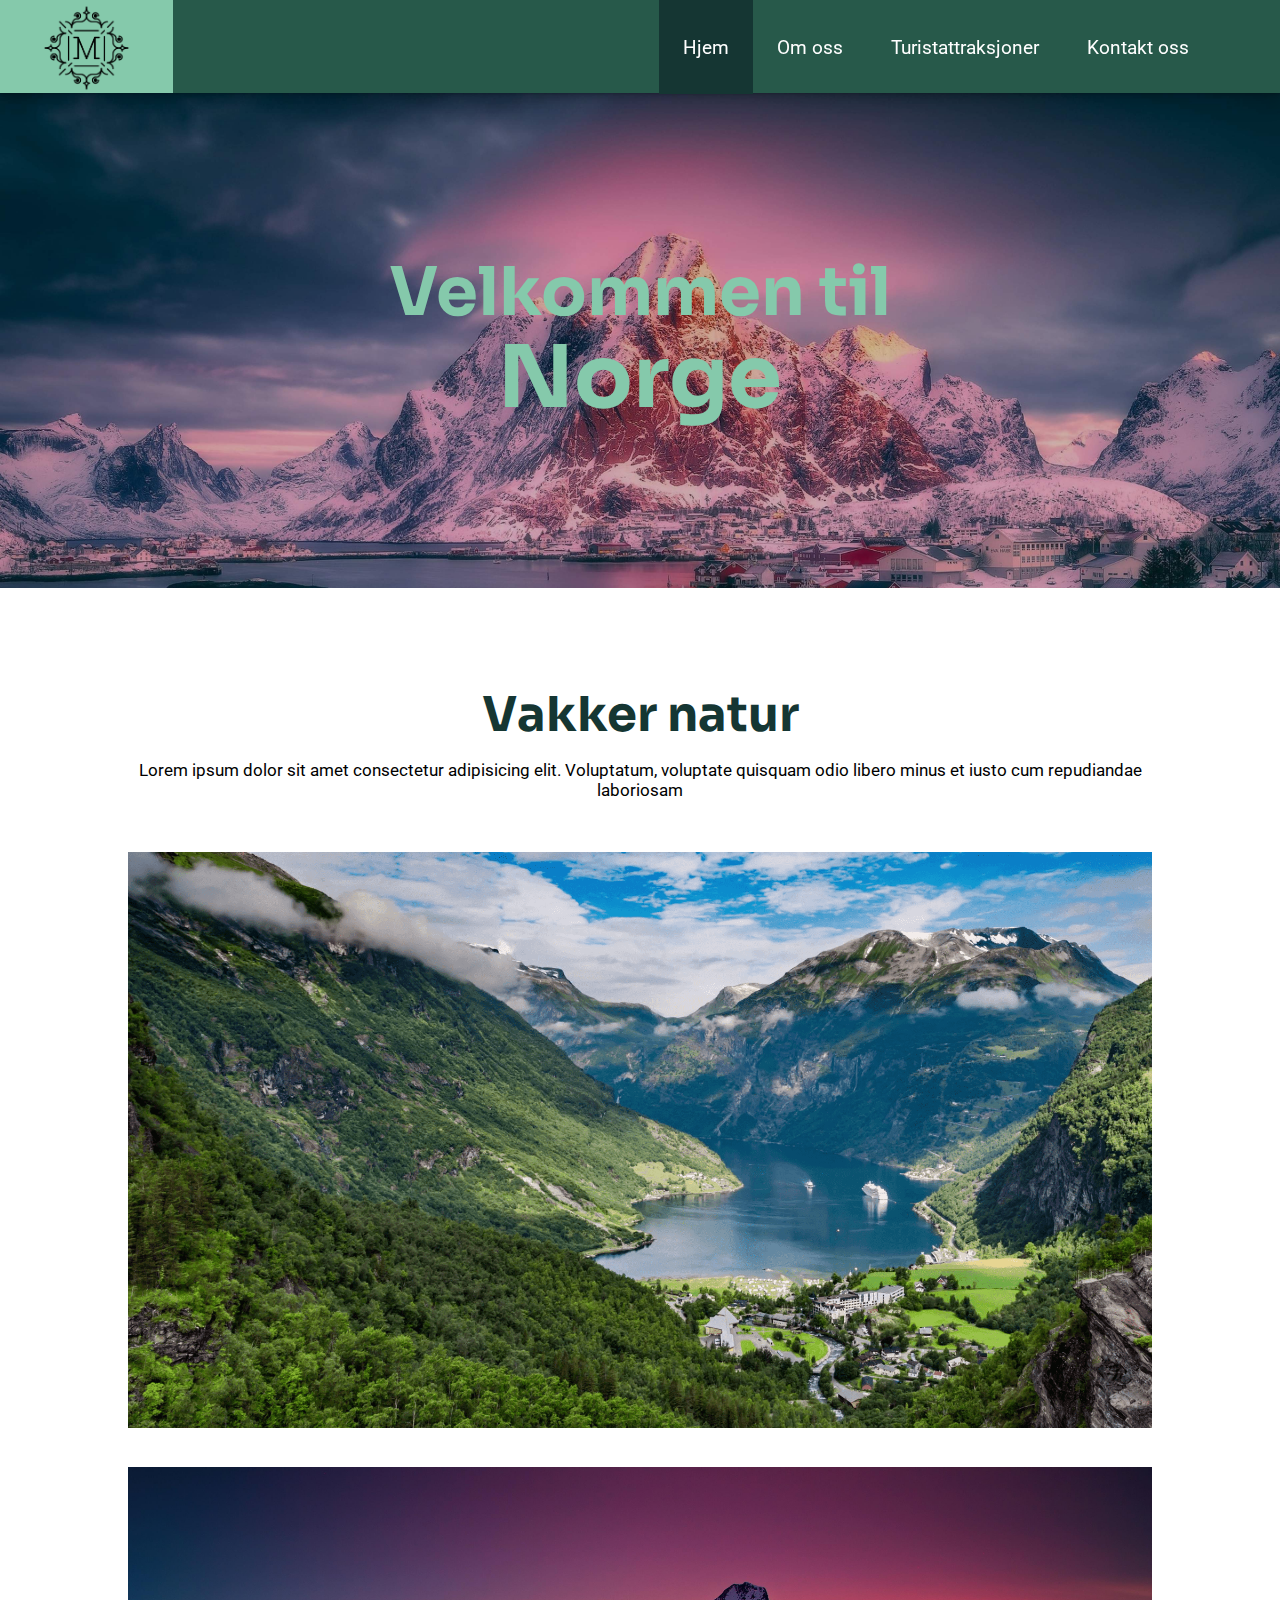
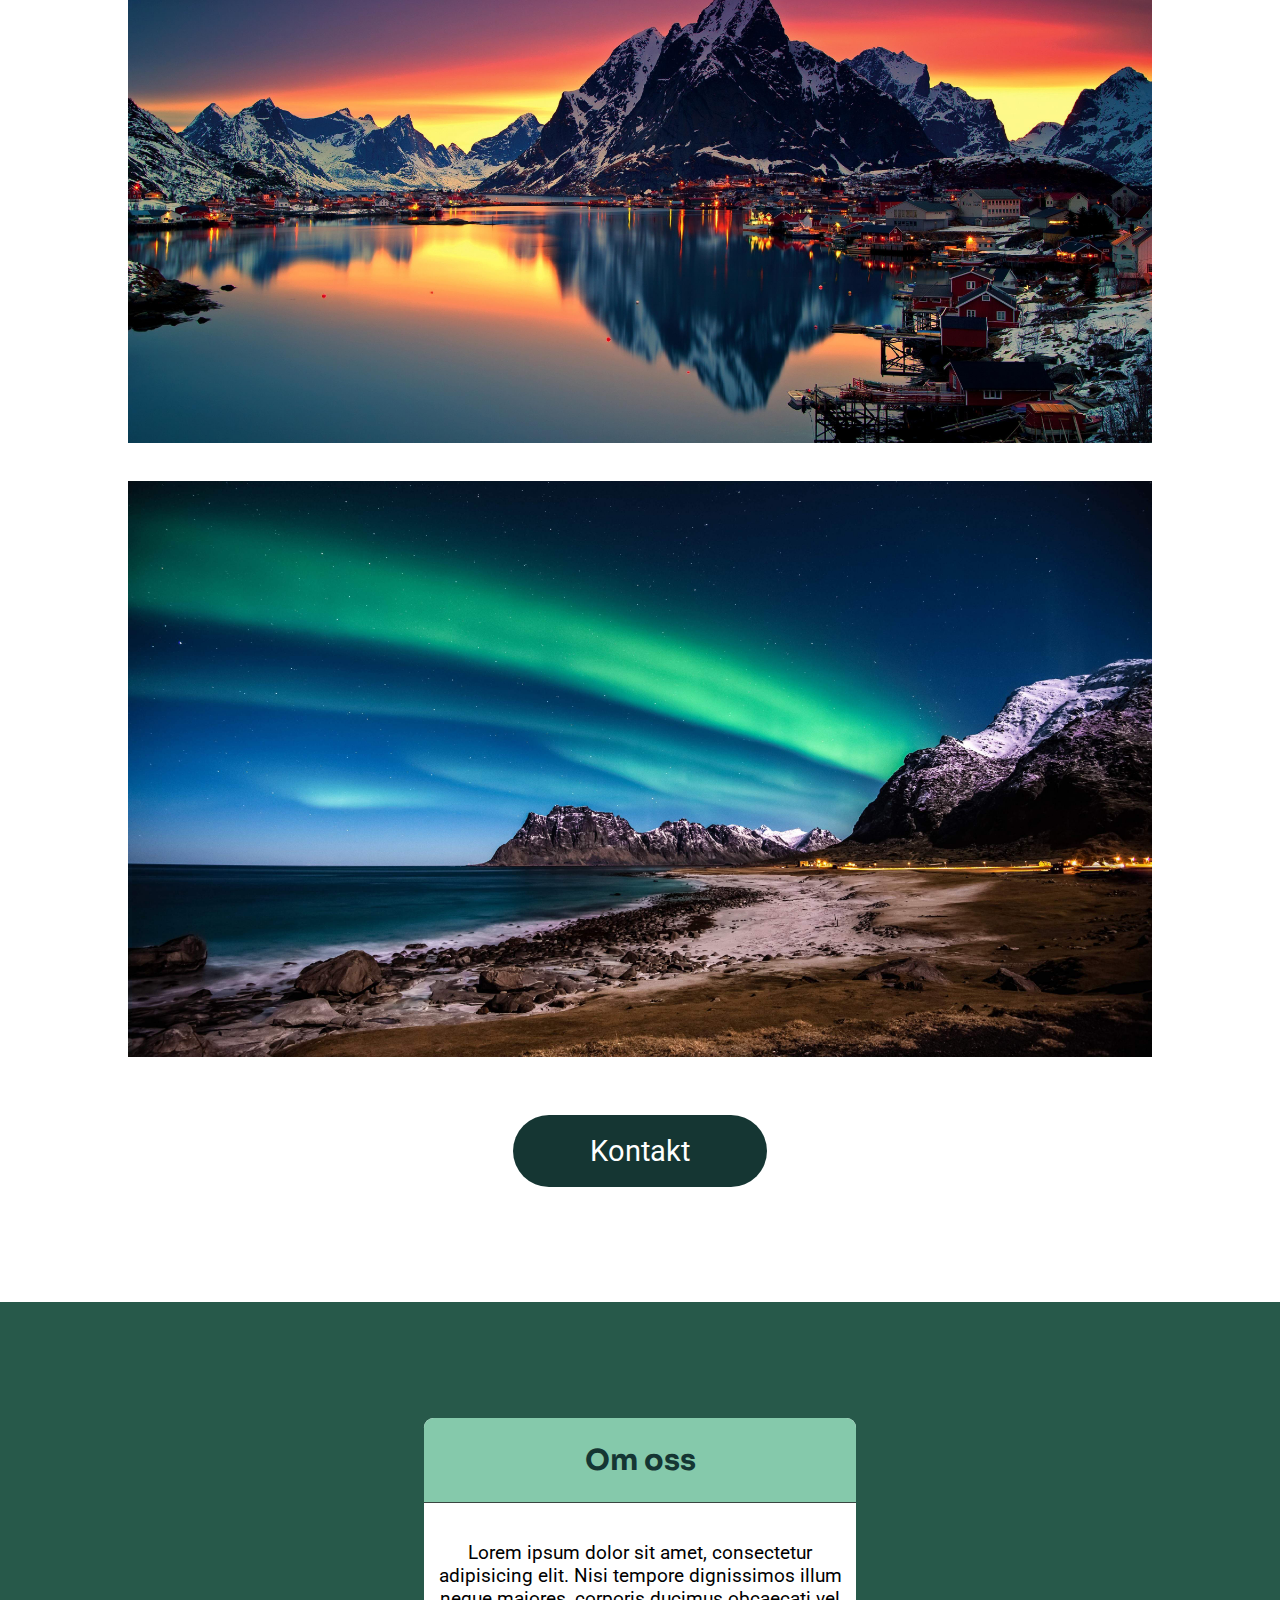
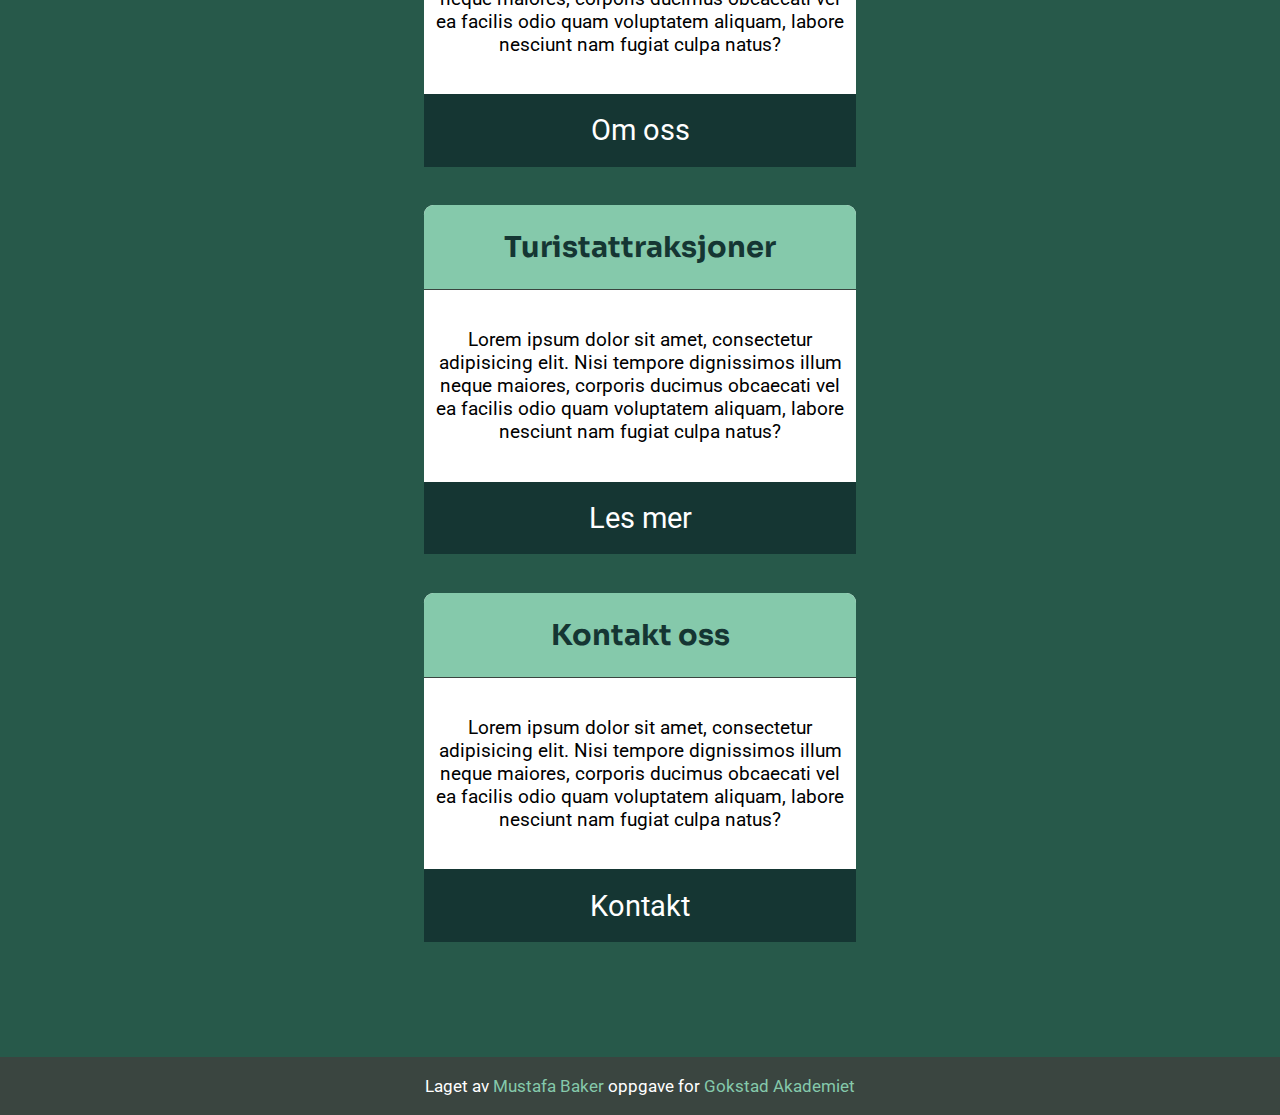
<file: index.html>
<!DOCTYPE html>
<html lang="en">
  <head>
    <meta charset="UTF-8" />
    <meta name="author" content="Mustafa Baker" />
    <meta name="description" content="Tourism atracions in Norway" />
    <meta name="viewport" content="width=device-width, initial-scale=1.0" />
    <link rel="stylesheet" href="main.css" />
    <title>Mindful Tourism AS home page</title>
  </head>
  <body>
    <header>
      <div class="header-wrapper">
        <div class="header-logo__wrapper">
          <a href="/index.html">
            <img
              src="images\tourism-logo.png"
              alt="Mindful Tourism AS logo"
              class="logo"
            />
          </a>
        </div>
        <div class="header-nav__wrapper">
          <a href="#" class="header-menu__hamburger">
            <span class="bar"></span>
            <span class="bar"></span>
            <span class="bar"></span>
          </a>
          <nav>
            <ul class="header-menu">
              <li><a class="current" href="/">Hjem</a></li>
              <li><a href="/omOss.html">Om oss</a></li>
              <li><a href="/turistattraksjoner.html">Turistattraksjoner</a></li>
              <li><a href="/kontakt.html">Kontakt oss</a></li>
            </ul>
          </nav>
        </div>
      </div>
    </header>

    <section>
      <div class="hero">
        <ul class="mobile-menu">
          <li><a class="current-mobile" href="/">Hjem</a></li>
          <li><a href="/omOss.html">Om oss</a></li>
          <li><a href="/turistattraksjoner.html">Turistattraksjoner</a></li>
          <li><a href="/kontakt.html">Kontakt oss</a></li>
        </ul>
        <h1 class="hero-heading">Velkommen til</h1>
        <h1 class="hero-heading__bold">Norge</h1>
      </div>
    </section>

    <main>
      <div class="content-wrapper">
        <h2 class="section-heading">Vakker natur</h2>
        <p class="main-paragraph">
          Lorem ipsum dolor sit amet consectetur adipisicing elit. Voluptatum,
          voluptate quisquam odio libero minus et iusto cum repudiandae
          laboriosam
        </p>
      </div>
      <div class="image-container">
        <img
          class="main-image"
          src="images/norge-fjell-grønt.png"
          alt="Green Norwegian mountain and lake"
        />
        <img
          class="main-image main-image__middle"
          src="images/norge-fjell-sjø.jpg"
          alt="Norwegian mountain and lake at sunset"
        />
        <img
          class="main-image"
          src="images/norge-nordlys.jpg"
          alt="Norwegian mountain and beach with northern lights"
        />
      </div>
      <div class="button-wrapper">
        <a href="/kontakt.html" type="button" class="button">Kontakt</a>
      </div>
      <div class="main-about">
        <div class="card">
          <h3 class="card-heading">Om oss</h3>
          <p class="card-paragraph">
            Lorem ipsum dolor sit amet, consectetur adipisicing elit. Nisi
            tempore dignissimos illum neque maiores, corporis ducimus obcaecati
            vel ea facilis odio quam voluptatem aliquam, labore nesciunt nam
            fugiat culpa natus?
          </p>
          <a href="/omOss.html" type="button" class="button button-card"
            >Om oss</a
          >
        </div>
        <div class="card card-middle">
          <h3 class="card-heading">Turistattraksjoner</h3>
          <p class="card-paragraph">
            Lorem ipsum dolor sit amet, consectetur adipisicing elit. Nisi
            tempore dignissimos illum neque maiores, corporis ducimus obcaecati
            vel ea facilis odio quam voluptatem aliquam, labore nesciunt nam
            fugiat culpa natus?
          </p>
          <a
            href="/Turistattraksjoner.html"
            type="button"
            class="button button-card"
          >
            Les mer
          </a>
        </div>
        <div class="card">
          <h3 class="card-heading">Kontakt oss</h3>
          <p class="card-paragraph">
            Lorem ipsum dolor sit amet, consectetur adipisicing elit. Nisi
            tempore dignissimos illum neque maiores, corporis ducimus obcaecati
            vel ea facilis odio quam voluptatem aliquam, labore nesciunt nam
            fugiat culpa natus?
          </p>
          <a href="/kontakt.html" type="button" class="button button-card"
            >Kontakt</a
          >
        </div>
      </div>
    </main>

    <footer>
      <div class="footer-container">
        <p class="footer-paragraph">
          Laget av
          <a
            href="https://github.com/mobak88/"
            target="blank"
            class="footer-link"
          >
            Mustafa Baker
          </a>
          oppgave for
          <a
            href="https://www.gokstadakademiet.no/"
            target="blank"
            class="footer-link"
            >Gokstad Akademiet</a
          >
        </p>
      </div>
    </footer>
    <script src="script.js"></script>
  </body>
</html>
</file>
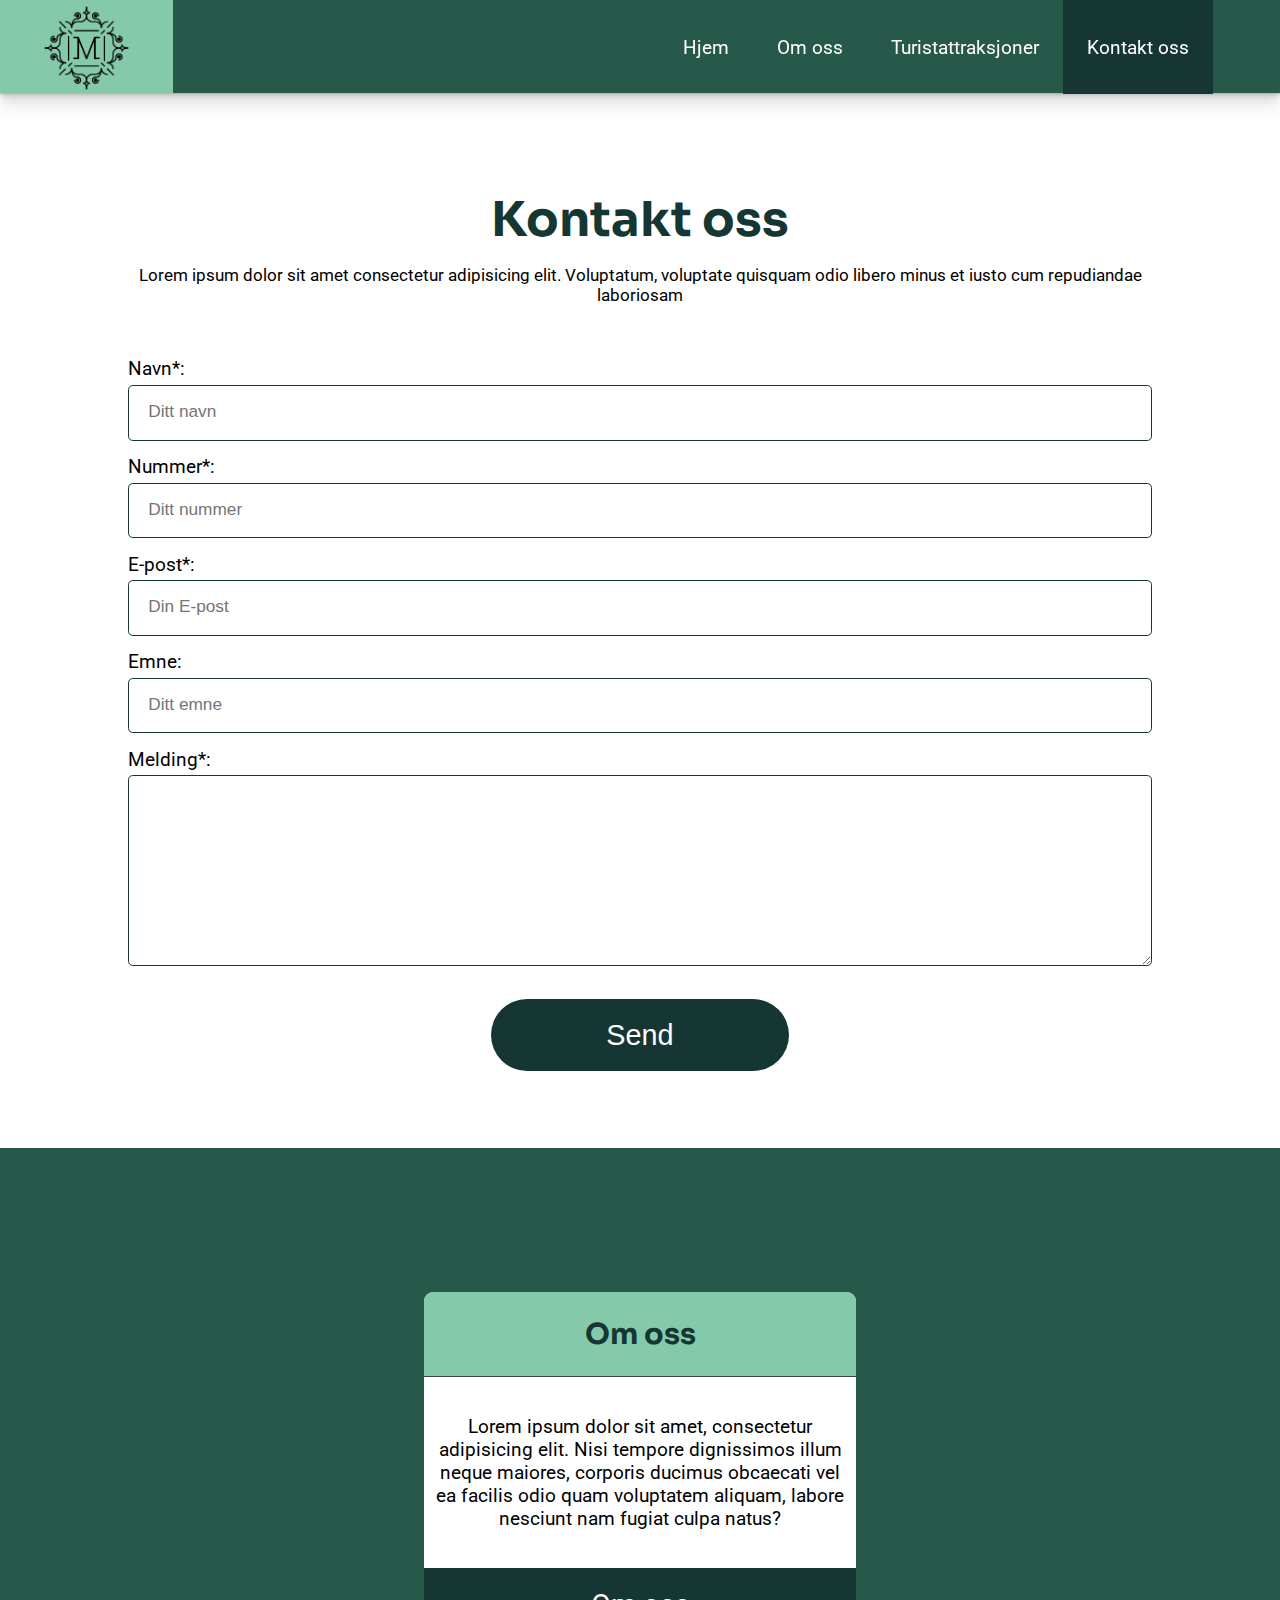
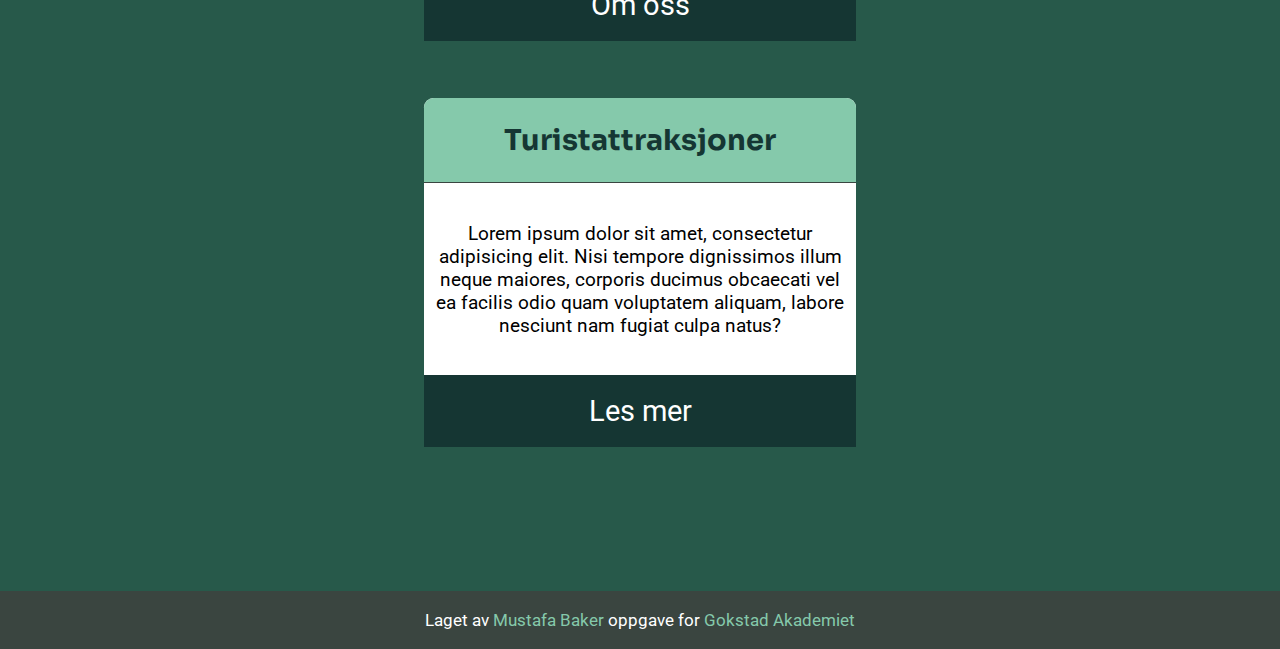
<file: kontakt.html>
<!DOCTYPE html>
<html lang="en">
  <head>
    <meta charset="UTF-8" />
    <meta name="description" content="Tourism atracions in Norway" />
    <meta name="viewport" content="width=device-width, initial-scale=1.0" />
    <link rel="stylesheet" href="main.css" />
    <title>Mindful Tourism AS Contact page</title>
  </head>
  <body>
    <header>
      <div class="header-wrapper">
        <div class="header-logo__wrapper">
          <a href="/index.html">
            <img
              src="images\tourism-logo.png"
              alt="Mindful Tourism AS logo"
              class="logo"
            />
          </a>
        </div>
        <div class="header-nav__wrapper">
          <a href="#" class="header-menu__hamburger">
            <span class="bar"></span>
            <span class="bar"></span>
            <span class="bar"></span>
          </a>
          <nav>
            <ul class="header-menu">
              <li><a href="/">Hjem</a></li>
              <li><a href="/omOss.html">Om oss</a></li>
              <li><a href="/turistattraksjoner.html">Turistattraksjoner</a></li>
              <li><a class="current" href="/kontakt.html">Kontakt oss</a></li>
            </ul>
          </nav>
        </div>
      </div>
    </header>

    <ul class="mobile-menu">
      <li><a href="/">Hjem</a></li>
      <li><a href="/omOss.html">Om oss</a></li>
      <li><a href="/turistattraksjoner.html">Turistattraksjoner</a></li>
      <li><a class="current-mobile" href="/kontakt.html">Kontakt oss</a></li>
    </ul>

    <main>
      <div class="content-wrapper">
        <h2 class="section-heading">Kontakt oss</h2>
        <p class="main-paragraph">
          Lorem ipsum dolor sit amet consectetur adipisicing elit. Voluptatum,
          voluptate quisquam odio libero minus et iusto cum repudiandae
          laboriosam
        </p>
      </div>
      <div class="contact-container">
        <form action="submit" id="form" class="contact-form">
          <label for="Navn">Navn*:</label>
          <input placeholder="Ditt navn" type="text" name="Navn" required />
          <label for="Nummer">Nummer*:</label>
          <input placeholder="Ditt nummer" type="tel" name="Nummer" required />
          <label for="E-post">E-post*:</label>
          <input placeholder="Din E-post" type="email" name="E-post" required />
          <label for="Emne">Emne:</label>
          <input placeholder="Ditt emne" type="text" name="Emne" />
          <label for="Melding">Melding*:</label>
          <textarea
            name="Melding"
            cols="30"
            rows="10"
            name="Melding"
            required
          ></textarea>
          <div class="contact-button__wrapper">
            <button type="submit" class="button button-contact">Send</button>
          </div>
        </form>
      </div>
      <div class="main-about">
        <div class="card card-two card-two__left">
          <h3 class="card-heading">Om oss</h3>
          <p class="card-paragraph">
            Lorem ipsum dolor sit amet, consectetur adipisicing elit. Nisi
            tempore dignissimos illum neque maiores, corporis ducimus obcaecati
            vel ea facilis odio quam voluptatem aliquam, labore nesciunt nam
            fugiat culpa natus?
          </p>
          <a href="/omOss.html" type="button" class="button button-card"
            >Om oss</a
          >
        </div>
        <div class="card card-two card-two__right">
          <h3 class="card-heading">Turistattraksjoner</h3>
          <p class="card-paragraph">
            Lorem ipsum dolor sit amet, consectetur adipisicing elit. Nisi
            tempore dignissimos illum neque maiores, corporis ducimus obcaecati
            vel ea facilis odio quam voluptatem aliquam, labore nesciunt nam
            fugiat culpa natus?
          </p>
          <a
            href="/Turistattraksjoner.html"
            type="button"
            class="button button-card"
          >
            Les mer
          </a>
        </div>
      </div>
    </main>

    <footer>
      <div class="footer-container">
        <p class="footer-paragraph">
          Laget av
          <a
            href="https://github.com/mobak88/"
            target="blank"
            class="footer-link"
          >
            Mustafa Baker
          </a>
          oppgave for
          <a
            href="https://www.gokstadakademiet.no/"
            target="blank"
            class="footer-link"
            >Gokstad Akademiet</a
          >
        </p>
      </div>
    </footer>
    <script src="script.js"></script>
    <script src="conatct.js"></script>
  </body>
</html>
</file>
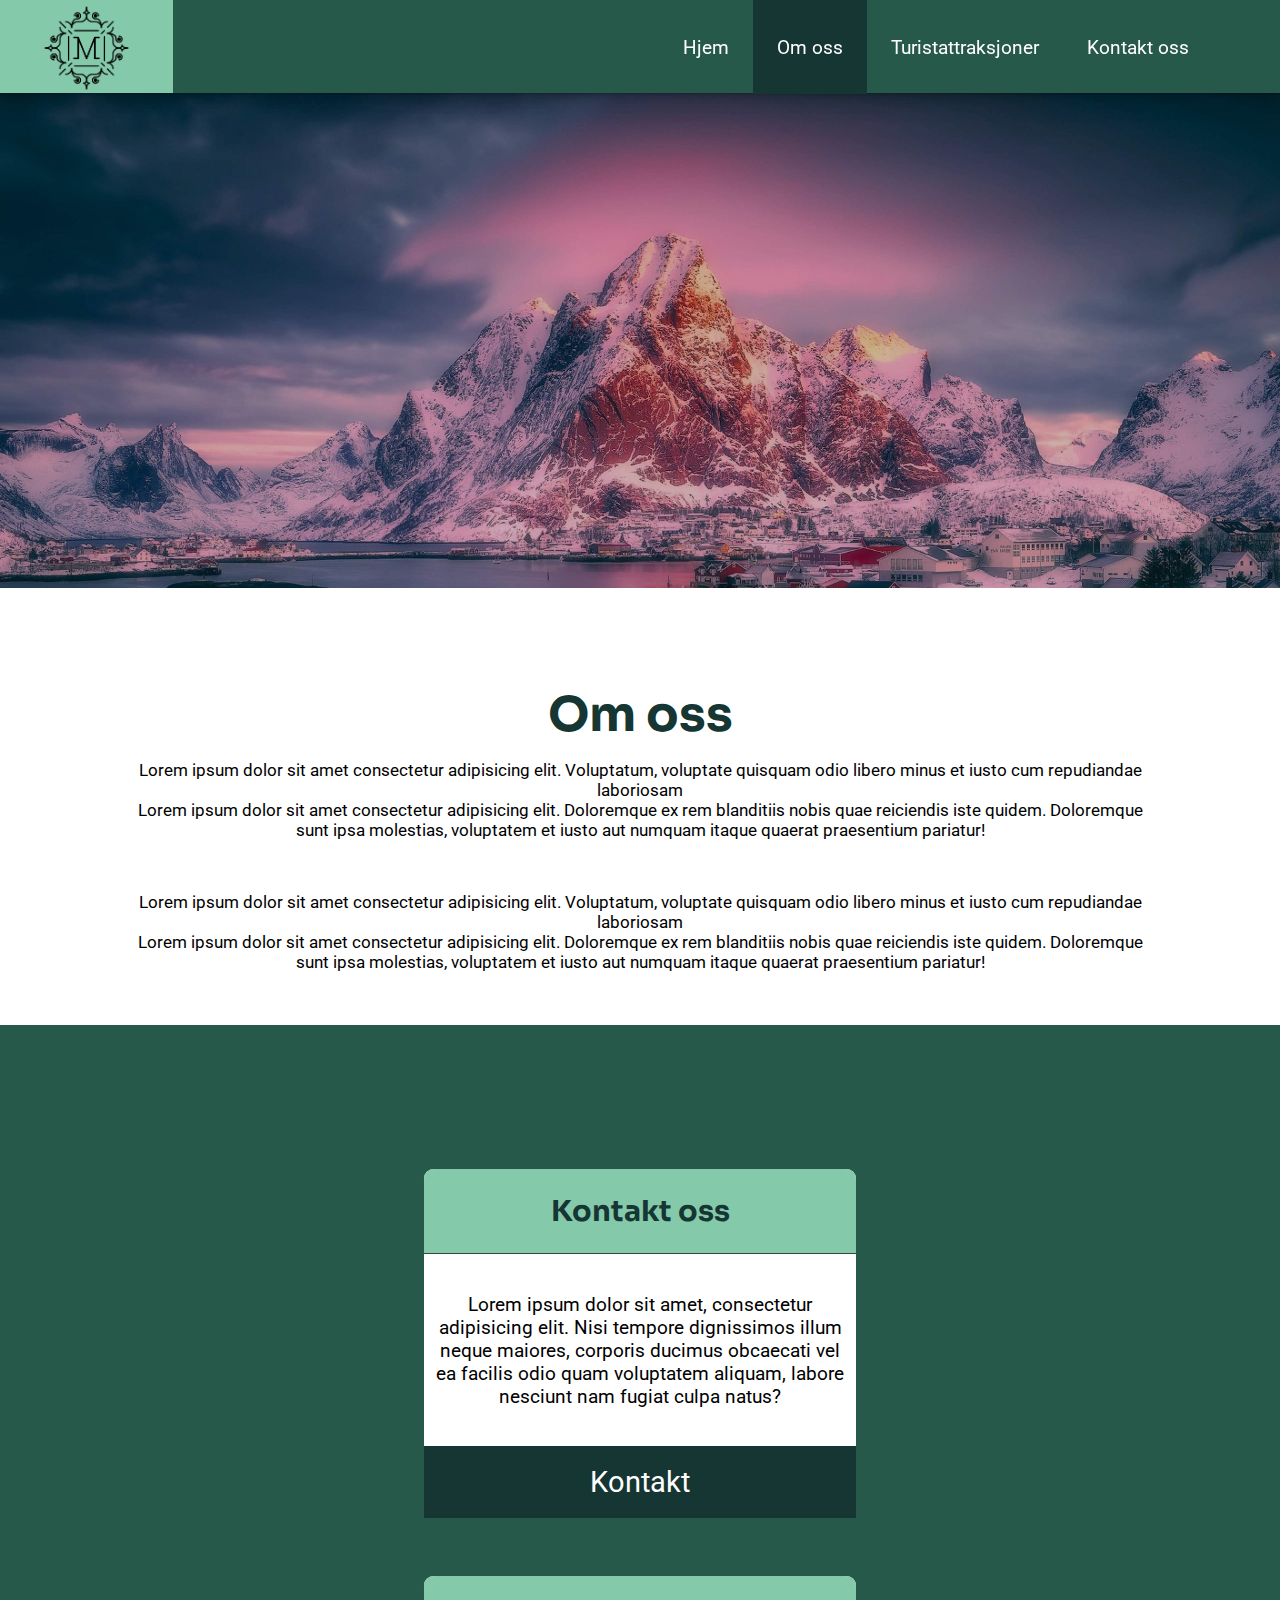
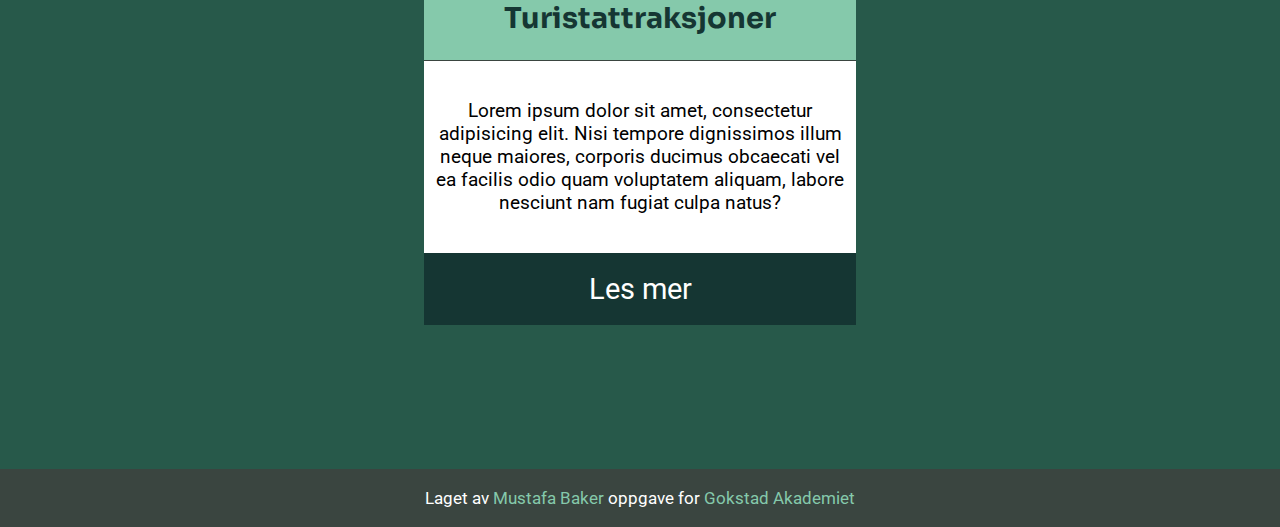
<file: omOss.html>
<!DOCTYPE html>
<html lang="en">
  <head>
    <meta charset="UTF-8" />
    <meta name="description" content="Tourism atracions in Norway" />
    <meta name="viewport" content="width=device-width, initial-scale=1.0" />
    <link rel="stylesheet" href="main.css" />
    <title>Mindful Tourism AS about page</title>
  </head>
  <body>
    <header>
      <div class="header-wrapper">
        <div class="header-logo__wrapper">
          <a href="/index.html">
            <img
              src="images\tourism-logo.png"
              alt="Mindful Tourism AS logo"
              class="logo"
            />
          </a>
        </div>
        <div class="header-nav__wrapper">
          <a href="#" class="header-menu__hamburger">
            <span class="bar"></span>
            <span class="bar"></span>
            <span class="bar"></span>
          </a>
          <nav>
            <ul class="header-menu">
              <li><a href="/">Hjem</a></li>
              <li><a class="current" href="/omOss.html">Om oss</a></li>
              <li><a href="/turistattraksjoner.html">Turistattraksjoner</a></li>
              <li><a href="/kontakt.html">Kontakt oss</a></li>
            </ul>
          </nav>
        </div>
      </div>
    </header>

    <section>
      <div class="hero">
        <ul class="mobile-menu">
          <li><a href="/">Hjem</a></li>
          <li><a class="current-mobile" href="/omOss.html">Om oss</a></li>
          <li><a href="/turistattraksjoner.html">Turistattraksjoner</a></li>
          <li><a href="/kontakt.html">Kontakt oss</a></li>
        </ul>
      </div>
    </section>

    <main>
      <div class="content-wrapper">
        <h2 class="section-heading">Om oss</h2>
        <p class="main-paragraph">
          Lorem ipsum dolor sit amet consectetur adipisicing elit. Voluptatum,
          voluptate quisquam odio libero minus et iusto cum repudiandae
          laboriosam <br />
          Lorem ipsum dolor sit amet consectetur adipisicing elit. Doloremque ex
          rem blanditiis nobis quae reiciendis iste quidem. Doloremque sunt ipsa
          molestias, voluptatem et iusto aut numquam itaque quaerat praesentium
          pariatur!
        </p>
        <p class="main-paragraph">
          Lorem ipsum dolor sit amet consectetur adipisicing elit. Voluptatum,
          voluptate quisquam odio libero minus et iusto cum repudiandae
          laboriosam <br />
          Lorem ipsum dolor sit amet consectetur adipisicing elit. Doloremque ex
          rem blanditiis nobis quae reiciendis iste quidem. Doloremque sunt ipsa
          molestias, voluptatem et iusto aut numquam itaque quaerat praesentium
          pariatur!
        </p>
      </div>
      <div class="main-about">
        <div class="card card-two card-two__left">
          <h3 class="card-heading">Kontakt oss</h3>
          <p class="card-paragraph">
            Lorem ipsum dolor sit amet, consectetur adipisicing elit. Nisi
            tempore dignissimos illum neque maiores, corporis ducimus obcaecati
            vel ea facilis odio quam voluptatem aliquam, labore nesciunt nam
            fugiat culpa natus?
          </p>
          <a href="/kontakt.html" type="button" class="button button-card"
            >Kontakt</a
          >
        </div>
        <div class="card card-two card-two__right">
          <h3 class="card-heading">Turistattraksjoner</h3>
          <p class="card-paragraph">
            Lorem ipsum dolor sit amet, consectetur adipisicing elit. Nisi
            tempore dignissimos illum neque maiores, corporis ducimus obcaecati
            vel ea facilis odio quam voluptatem aliquam, labore nesciunt nam
            fugiat culpa natus?
          </p>
          <a
            href="/Turistattraksjoner.html"
            type="button"
            class="button button-card"
          >
            Les mer
          </a>
        </div>
      </div>
    </main>

    <footer>
      <div class="footer-container">
        <p class="footer-paragraph">
          Laget av
          <a
            href="https://github.com/mobak88/"
            target="blank"
            class="footer-link"
          >
            Mustafa Baker
          </a>
          oppgave for
          <a
            href="https://www.gokstadakademiet.no/"
            target="blank"
            class="footer-link"
            >Gokstad Akademiet</a
          >
        </p>
      </div>
    </footer>
    <script src="script.js"></script>
  </body>
</html>
</file>
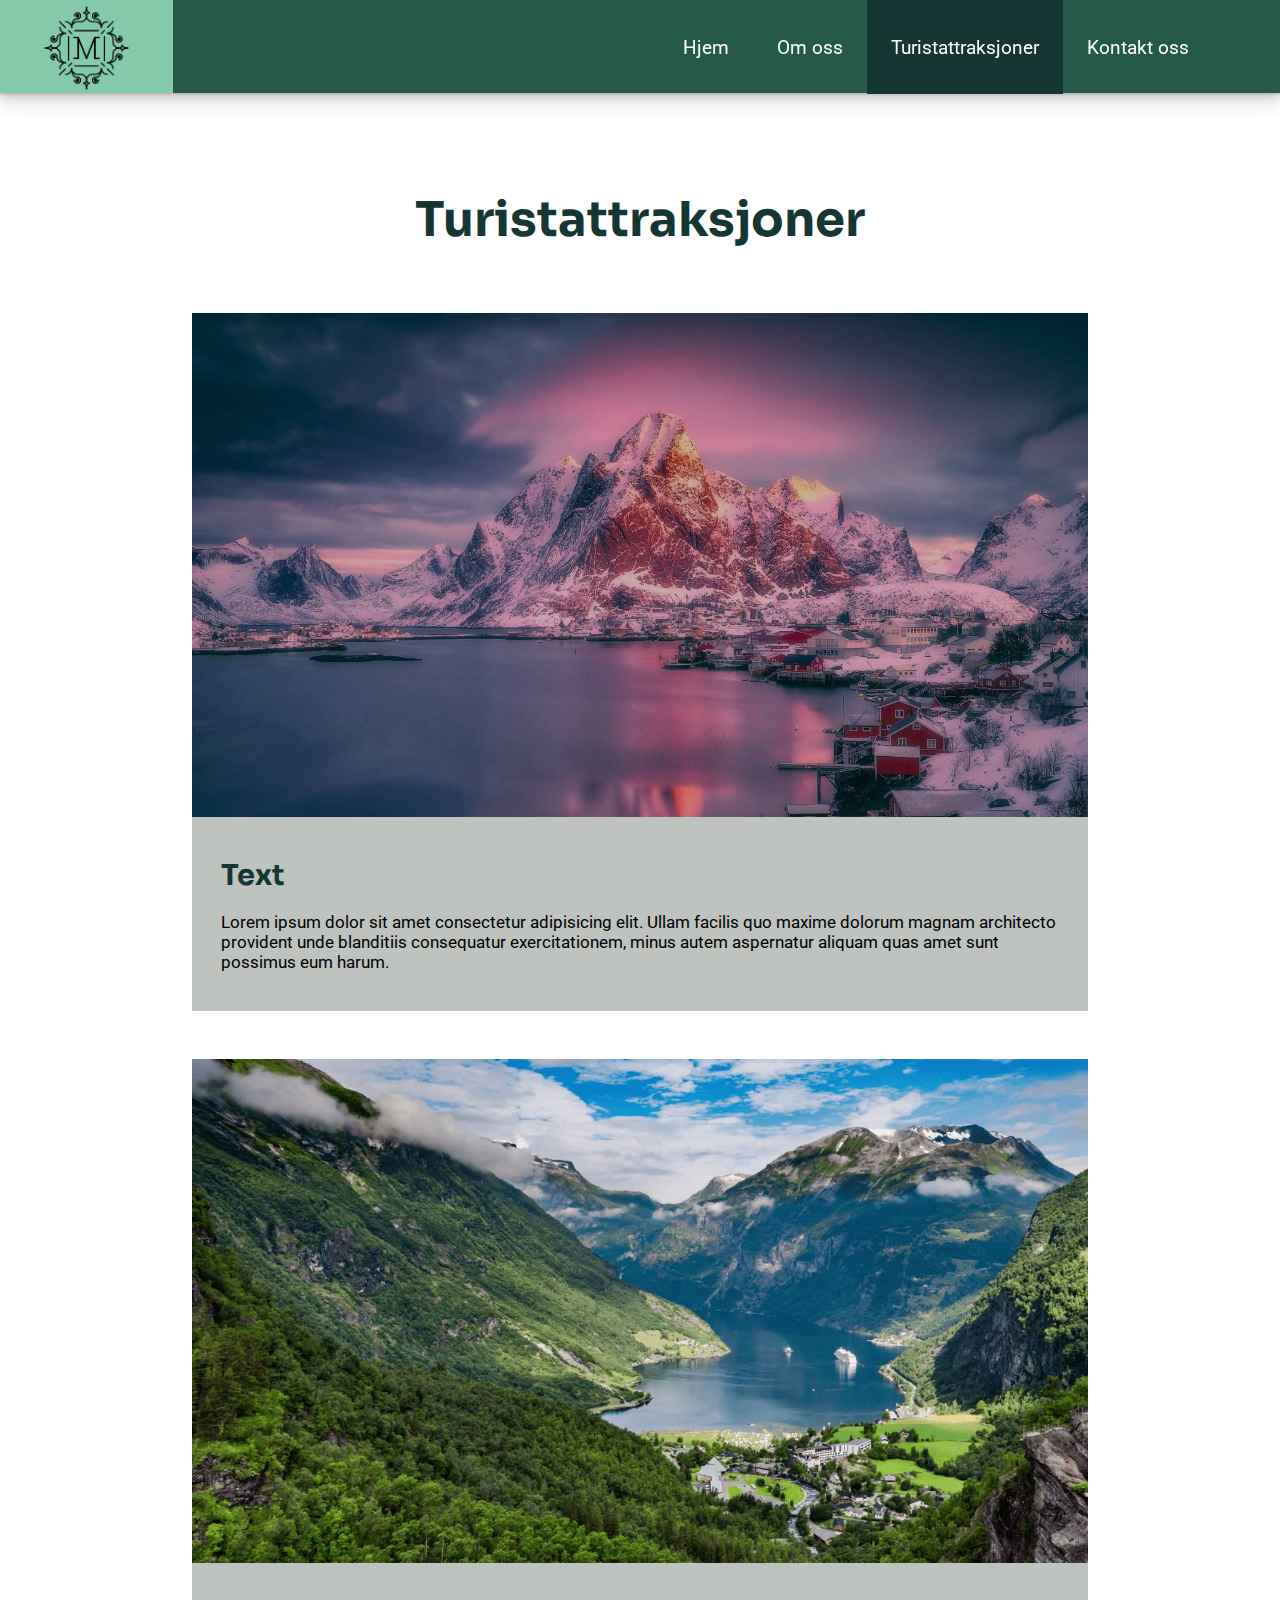
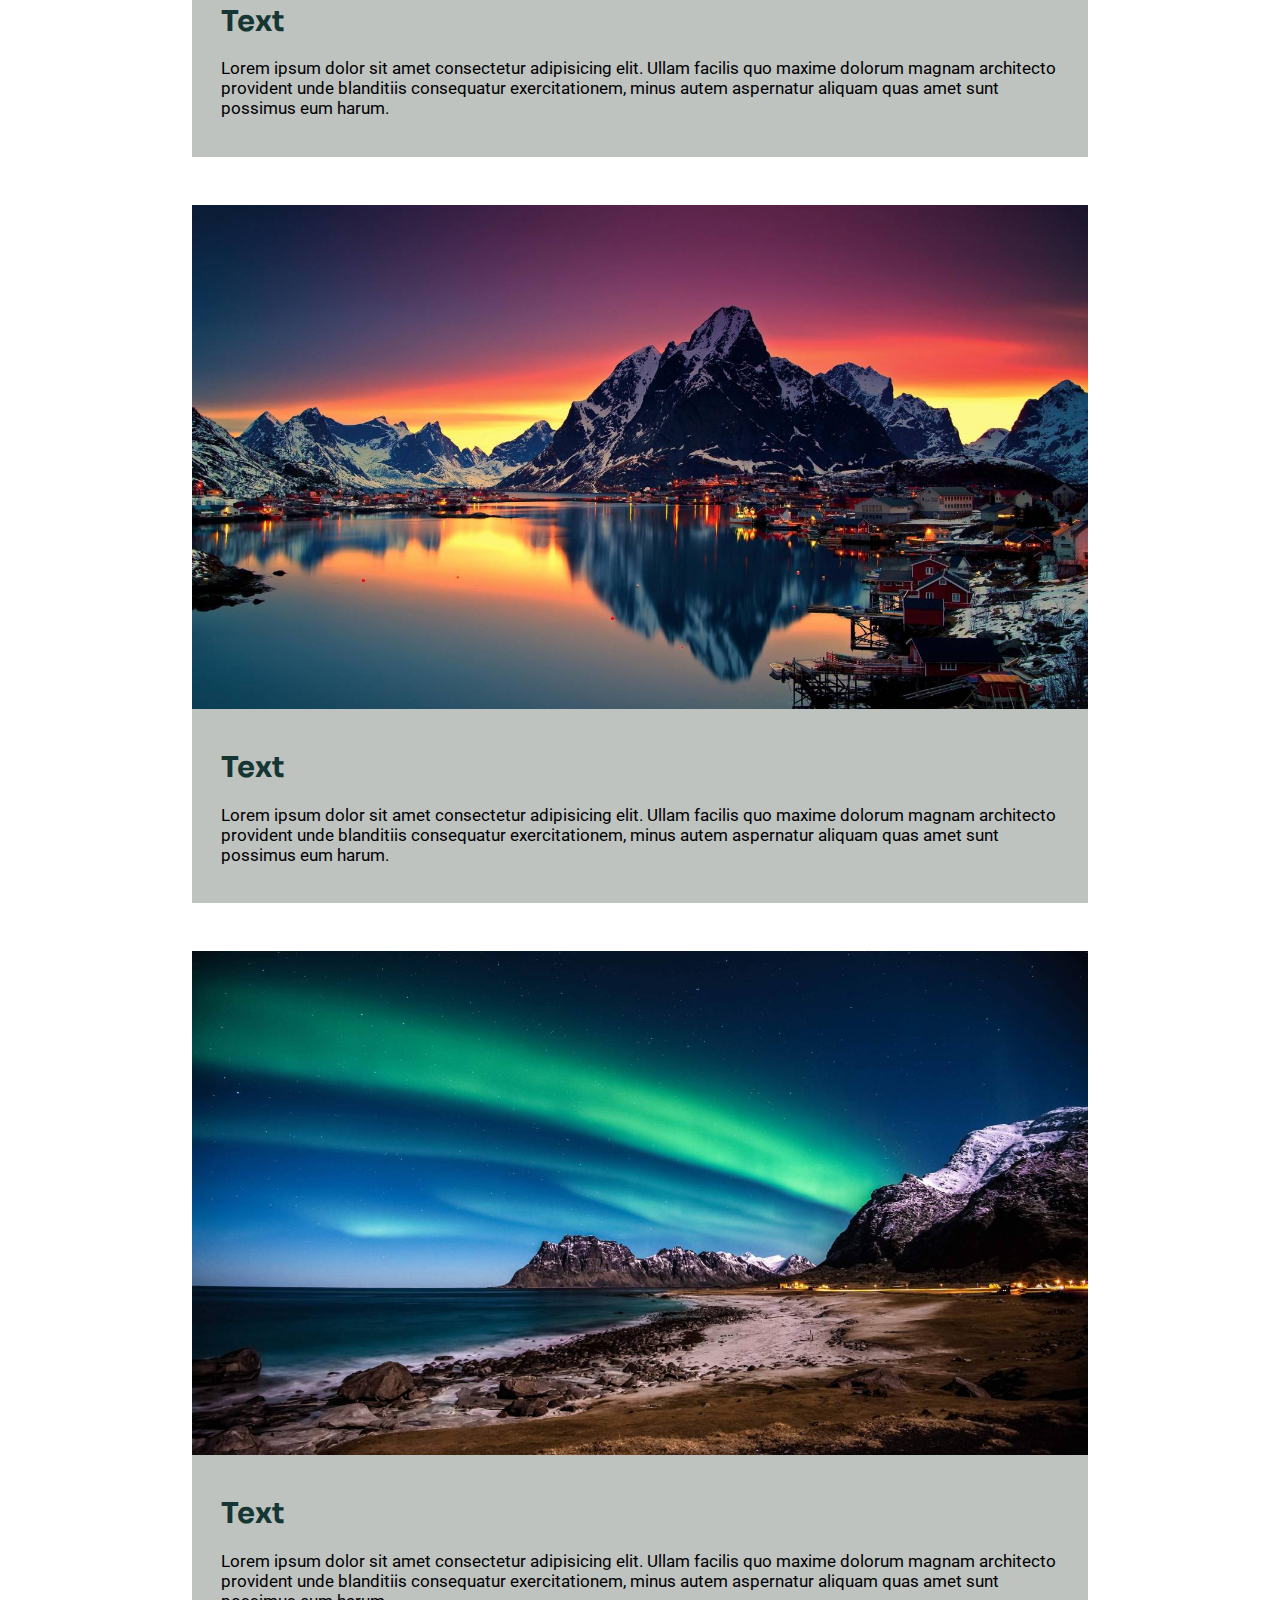
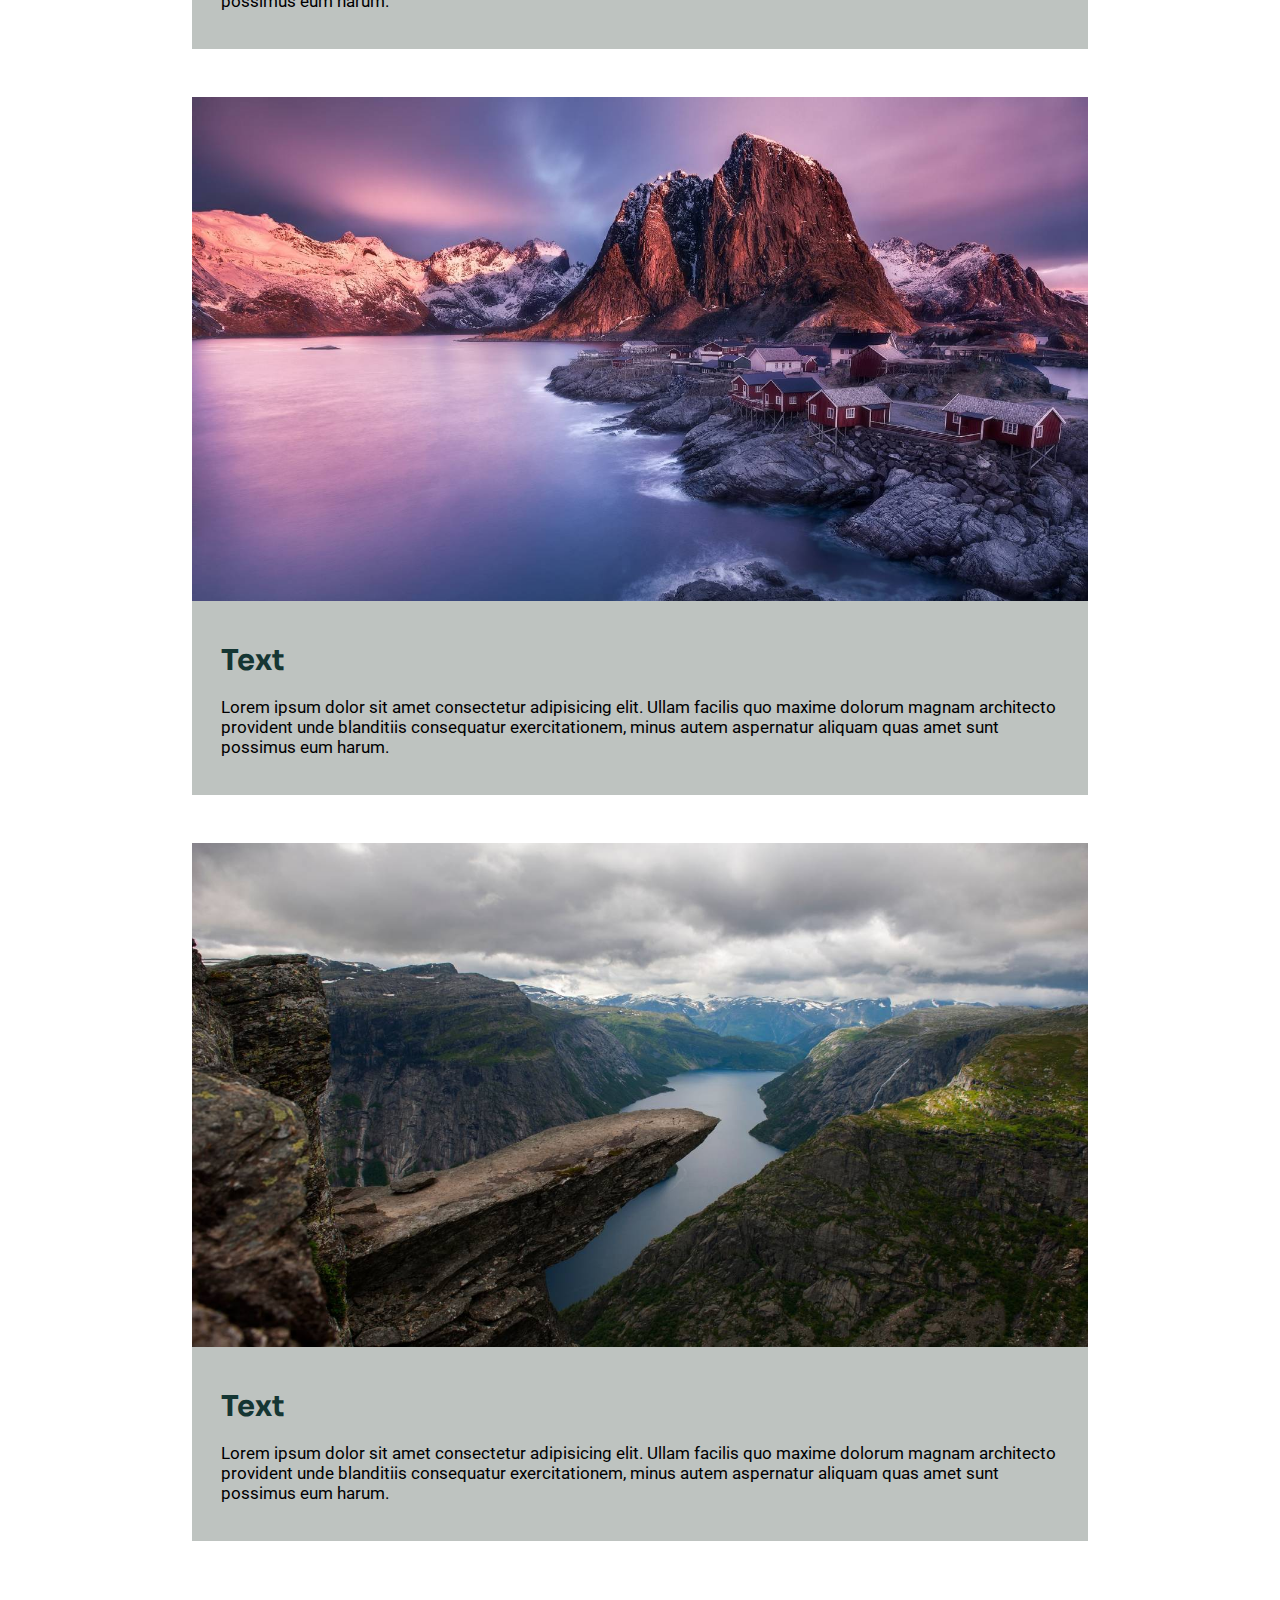
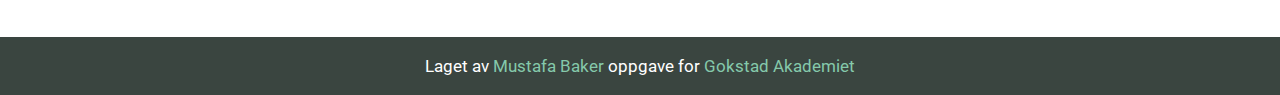
<file: turistattraksjoner.html>
<!DOCTYPE html>
<html lang="en">
  <head>
    <meta charset="UTF-8" />
    <meta name="description" content="Tourism atracions in Norway" />
    <meta name="viewport" content="width=device-width, initial-scale=1.0" />
    <link rel="stylesheet" href="main.css" />
    <title>Mindful Tourism AS Turistattraksjoner page</title>
  </head>
  <body>
    <header>
      <div class="header-wrapper">
        <div class="header-logo__wrapper">
          <a href="/index.html">
            <img
              src="images\tourism-logo.png"
              alt="Mindful Tourism AS logo"
              class="logo"
            />
          </a>
        </div>
        <div class="header-nav__wrapper">
          <a href="#" class="header-menu__hamburger">
            <span class="bar"></span>
            <span class="bar"></span>
            <span class="bar"></span>
          </a>
          <nav>
            <ul class="header-menu">
              <li><a href="/">Hjem</a></li>
              <li><a href="/omOss.html">Om oss</a></li>
              <li>
                <a class="current" href="/turistattraksjoner.html"
                  >Turistattraksjoner</a
                >
              </li>
              <li><a href="/kontakt.html">Kontakt oss</a></li>
            </ul>
          </nav>
        </div>
      </div>
    </header>

    <ul class="mobile-menu">
      <li><a href="/">Hjem</a></li>
      <li><a href="/omOss.html">Om oss</a></li>
      <li>
        <a class="current-mobile" href="/turistattraksjoner.html"
          >Turistattraksjoner</a
        >
      </li>
      <li><a href="/kontakt.html">Kontakt oss</a></li>
    </ul>

    <main>
      <div class="content-wrapper">
        <h2 class="section-heading">Turistattraksjoner</h2>
      </div>
      <section>
        <div class="attractions-section">
          <div class="attractions-wrapper">
            <div class="attractions-image__wrapper">
              <img
                src="/images/lofoten-norway-attraksjon.jpg"
                alt="Norwegian snowy mountain and lake with sunset shining through the skyes"
                class="attractions-image"
              />
            </div>
            <div class="attractions-content">
              <h2 class="attractions-heading">Text</h2>
              <p class="attractions-paragraph">
                Lorem ipsum dolor sit amet consectetur adipisicing elit. Ullam
                facilis quo maxime dolorum magnam architecto provident unde
                blanditiis consequatur exercitationem, minus autem aspernatur
                aliquam quas amet sunt possimus eum harum.
              </p>
            </div>
          </div>
          <div class="attractions-wrapper attractions-wrapper__middle">
            <div class="attractions-image__wrapper">
              <img
                src="/images/norge-fjell-grønt-attraksjon.jpg"
                alt="Green Norwegian mountain and lake"
                class="attractions-image"
              />
            </div>
            <div class="attractions-content">
              <h2 class="attractions-heading">Text</h2>
              <p class="attractions-paragraph">
                Lorem ipsum dolor sit amet consectetur adipisicing elit. Ullam
                facilis quo maxime dolorum magnam architecto provident unde
                blanditiis consequatur exercitationem, minus autem aspernatur
                aliquam quas amet sunt possimus eum harum.
              </p>
            </div>
          </div>
          <div class="attractions-wrapper">
            <div class="attractions-image__wrapper">
              <img
                src="/images/norge-fjell-sjø-attraksjon.jpg"
                alt="Norwegian mountain and lake at sunset"
                class="attractions-image"
              />
            </div>
            <div class="attractions-content">
              <h2 class="attractions-heading">Text</h2>
              <p class="attractions-paragraph">
                Lorem ipsum dolor sit amet consectetur adipisicing elit. Ullam
                facilis quo maxime dolorum magnam architecto provident unde
                blanditiis consequatur exercitationem, minus autem aspernatur
                aliquam quas amet sunt possimus eum harum.
              </p>
            </div>
          </div>
        </div>
        <div class="attractions-section attractions-section__bottom">
          <div class="attractions-wrapper">
            <div class="attractions-image__wrapper">
              <img
                src="/images/norge-nordlys-attraksjon.jpg"
                alt="Norwegian mountain and beach with northern lights"
                class="attractions-image"
              />
            </div>
            <div class="attractions-content">
              <h2 class="attractions-heading">Text</h2>
              <p class="attractions-paragraph">
                Lorem ipsum dolor sit amet consectetur adipisicing elit. Ullam
                facilis quo maxime dolorum magnam architecto provident unde
                blanditiis consequatur exercitationem, minus autem aspernatur
                aliquam quas amet sunt possimus eum harum.
              </p>
            </div>
          </div>
          <div class="attractions-wrapper attractions-wrapper__middle">
            <div class="attractions-image__wrapper">
              <img
                src="/images/norge-vinter-attraksjon.jpg"
                alt="Norwegian snowy mountain and lake with sunset shining through the skyes"
                class="attractions-image"
              />
            </div>
            <div class="attractions-content">
              <h2 class="attractions-heading">Text</h2>
              <p class="attractions-paragraph">
                Lorem ipsum dolor sit amet consectetur adipisicing elit. Ullam
                facilis quo maxime dolorum magnam architecto provident unde
                blanditiis consequatur exercitationem, minus autem aspernatur
                aliquam quas amet sunt possimus eum harum.
              </p>
            </div>
          </div>
          <div class="attractions-wrapper">
            <div class="attractions-image__wrapper">
              <img
                src="/images/trolls-tongue-norway-attraksjon.jpg"
                alt="Trolltunga, a famous mountain in norway that looks like a trolls tongue, with view over a river"
                class="attractions-image"
              />
            </div>
            <div class="attractions-content">
              <h2 class="attractions-heading">Text</h2>
              <p class="attractions-paragraph">
                Lorem ipsum dolor sit amet consectetur adipisicing elit. Ullam
                facilis quo maxime dolorum magnam architecto provident unde
                blanditiis consequatur exercitationem, minus autem aspernatur
                aliquam quas amet sunt possimus eum harum.
              </p>
            </div>
          </div>
        </div>
      </section>
    </main>

    <footer>
      <div class="footer-container">
        <p class="footer-paragraph">
          Laget av
          <a
            href="https://github.com/mobak88/"
            target="blank"
            class="footer-link"
          >
            Mustafa Baker
          </a>
          oppgave for
          <a
            href="https://www.gokstadakademiet.no/"
            target="blank"
            class="footer-link"
            >Gokstad Akademiet</a
          >
        </p>
      </div>
    </footer>
    <script src="script.js"></script>
  </body>
</html>
</file>
<file: main.css>
@import url("https://fonts.googleapis.com/css2?family=Sora:wght@100;200;300;400;500;600;700;800&display=swap");
@import url("https://fonts.googleapis.com/css2?family=Roboto&family=Sora:wght@100&display=swap");
* {
  margin: 0;
  padding: 0;
  -webkit-box-sizing: border-box;
          box-sizing: border-box;
}

html {
  font-size: 62.5%;
}

@media only screen and (max-width: 1400px) {
  html {
    font-size: 60%;
  }
}

@media only screen and (max-width: 1000px) {
  html {
    font-size: 57.5%;
  }
}

@media only screen and (max-width: 900px) {
  html {
    font-size: 55%;
  }
}

@media only screen and (max-width: 500px) {
  html {
    font-size: 52.5%;
  }
}

body {
  font-family: "Roboto", "Open Sans", sans-serif;
}

h1,
h2,
h3,
h4,
h5,
h6 {
  font-family: "Sora", "Open Sans", sans-serif;
}

.section-heading {
  font-size: 5rem;
  color: #153633;
  margin-bottom: 1.5rem;
}

@media only screen and (max-width: 500px) {
  .section-heading {
    font-size: 3.2rem;
  }
}

.main-paragraph {
  font-size: 1.8rem;
  text-align: center;
  max-width: 80%;
  margin-bottom: 5.5rem;
}

.button {
  background-color: #153633;
  color: #fff;
  font-size: 3rem;
  border: none;
  padding: 2rem 8rem;
  border-radius: 3.8rem;
  text-decoration: none;
  text-align: center;
}

.button-card {
  border-radius: 0rem;
}

.button-contact {
  padding: 2rem 12rem;
  margin-top: 2rem;
}

.button:hover {
  background-color: #3a4540;
  color: #bec3c0;
}

.card {
  background-color: #fff;
  max-width: 30%;
  width: 50rem;
  border-radius: 1rem;
  display: -webkit-box;
  display: -ms-flexbox;
  display: flex;
  -webkit-box-orient: vertical;
  -webkit-box-direction: normal;
      -ms-flex-direction: column;
          flex-direction: column;
}

@media only screen and (max-width: 1400px) {
  .card {
    max-width: 45rem;
  }
}

@media only screen and (max-width: 900px) {
  .card {
    max-width: 40rem;
  }
}

@media only screen and (max-width: 500px) {
  .card {
    max-width: 30rem;
  }
}

.card-two {
  width: 100%;
}

.card-two__left {
  margin-right: 3rem;
}

@media only screen and (max-width: 1400px) {
  .card-two__left {
    margin: 3rem 0;
  }
}

.card-two__right {
  margin-left: 3rem;
}

@media only screen and (max-width: 1400px) {
  .card-two__right {
    margin: 3rem 0;
  }
}

.card-middle {
  margin: 0 4rem;
}

@media only screen and (max-width: 1400px) {
  .card-middle {
    margin: 4rem 0;
  }
}

.card-heading {
  color: #153633;
  font-size: 3rem;
  padding: 2.5rem 0 2.5rem 0;
  background-color: #85c9ab;
  width: 100%;
  text-align: center;
  border-top-left-radius: 1rem;
  border-top-right-radius: 1rem;
  border-bottom: 0.1rem solid #3a4540;
}

.card-paragraph {
  font-size: 2rem;
  margin: 4rem 1rem 4rem 1rem;
  text-align: center;
}

.attractions-section {
  display: -webkit-box;
  display: -ms-flexbox;
  display: flex;
  -webkit-box-orient: horizontal;
  -webkit-box-direction: normal;
      -ms-flex-direction: row;
          flex-direction: row;
  -webkit-box-pack: center;
      -ms-flex-pack: center;
          justify-content: center;
}

@media only screen and (max-width: 1400px) {
  .attractions-section {
    -webkit-box-orient: vertical;
    -webkit-box-direction: normal;
        -ms-flex-direction: column;
            flex-direction: column;
    -webkit-box-align: center;
        -ms-flex-align: center;
            align-items: center;
  }
}

.attractions-section__bottom {
  margin-bottom: 10rem;
}

.attractions-wrapper {
  max-width: 30%;
  margin-top: 5rem;
  background-color: #bec3c0;
}

@media only screen and (max-width: 1400px) {
  .attractions-wrapper {
    max-width: 70%;
  }
}

.attractions-wrapper__middle {
  margin-left: 2rem;
  margin-right: 2rem;
}

.attractions-image {
  width: 100%;
}

.attractions-content {
  padding: 4rem 3rem;
}

.attractions-heading {
  color: #153633;
  font-size: 3rem;
  margin-bottom: 2rem;
}

.attractions-paragraph {
  font-size: 1.8rem;
}

.header-wrapper {
  display: -webkit-box;
  display: -ms-flexbox;
  display: flex;
  -webkit-box-orient: horizontal;
  -webkit-box-direction: normal;
      -ms-flex-direction: row;
          flex-direction: row;
  -webkit-box-pack: justify;
      -ms-flex-pack: justify;
          justify-content: space-between;
  -webkit-box-align: center;
      -ms-flex-align: center;
          align-items: center;
  -webkit-box-shadow: rgba(0, 0, 0, 0.07) 0px 1px 1px, rgba(0, 0, 0, 0.07) 0px 2px 2px, rgba(0, 0, 0, 0.07) 0px 4px 4px, rgba(0, 0, 0, 0.07) 0px 8px 8px, rgba(0, 0, 0, 0.07) 0px 16px 16px;
          box-shadow: rgba(0, 0, 0, 0.07) 0px 1px 1px, rgba(0, 0, 0, 0.07) 0px 2px 2px, rgba(0, 0, 0, 0.07) 0px 4px 4px, rgba(0, 0, 0, 0.07) 0px 8px 8px, rgba(0, 0, 0, 0.07) 0px 16px 16px;
  background-color: #27594a;
}

.header-menu {
  display: -webkit-box;
  display: -ms-flexbox;
  display: flex;
  -webkit-box-orient: horizontal;
  -webkit-box-direction: normal;
      -ms-flex-direction: row;
          flex-direction: row;
}

@media only screen and (max-width: 900px) {
  .header-menu {
    display: none;
  }
}

.header-menu:last-child {
  margin-right: 7rem;
}

.header-menu__hamburger {
  position: absolute;
  top: 3.4rem;
  right: 4rem;
  display: none;
  -webkit-box-orient: vertical;
  -webkit-box-direction: normal;
      -ms-flex-direction: column;
          flex-direction: column;
  -webkit-box-pack: justify;
      -ms-flex-pack: justify;
          justify-content: space-between;
  width: 6rem;
  height: 3.5rem;
}

@media only screen and (max-width: 900px) {
  .header-menu__hamburger {
    display: -webkit-box;
    display: -ms-flexbox;
    display: flex;
  }
}

.header-menu__hamburger .bar {
  height: 0.3rem;
  width: 100%;
  background-color: #fff;
  border-radius: 1rem;
}

.mobile-menu {
  background-color: #153633;
  width: 28rem;
  height: 30rem;
  display: none;
  -webkit-box-orient: vertical;
  -webkit-box-direction: normal;
      -ms-flex-direction: column;
          flex-direction: column;
  -webkit-box-align: center;
      -ms-flex-align: center;
          align-items: center;
  -ms-flex-pack: distribute;
      justify-content: space-around;
  position: fixed;
  top: 9.75rem;
  right: 0;
}

.mobile-menu__active {
  display: -webkit-box;
  display: -ms-flexbox;
  display: flex;
}

ul.header-menu {
  list-style-type: none;
  border-bottom: none;
}

ul.mobile-menu {
  list-style: none;
}

.header-menu li > a {
  text-decoration: none;
  font-size: 2rem;
  padding: 3.7rem 2.5rem;
  color: #fff;
}

.header-menu li > a:hover {
  color: #85c9ab;
  background-color: #3a4540;
  padding: 3.7rem 2.5rem;
}

.mobile-menu li > a {
  text-decoration: none;
  font-size: 2rem;
  width: 100%;
  color: #fff;
}

.mobile-menu li > a:hover {
  color: #85c9ab;
  background-color: #3a4540;
  padding: 2.4rem 5.5rem;
}

.header-logo__wrapper {
  padding: 0.5rem 4.5rem 0 4.5rem;
  background-color: #85c9ab;
}

.logo {
  width: 9rem;
  height: 9rem;
}

.current {
  color: #85c9ab;
  background-color: #153633;
  padding: 3.7rem 2.5rem;
}

.current-mobile {
  background-color: #85c9ab;
  padding: 2.4rem 5.5rem;
}

header {
  position: -webkit-sticky;
  position: sticky;
  top: 0;
}

.contact-container {
  display: -webkit-box;
  display: -ms-flexbox;
  display: flex;
  -webkit-box-pack: center;
      -ms-flex-pack: center;
          justify-content: center;
}

.contact-form {
  display: -webkit-box;
  display: -ms-flexbox;
  display: flex;
  -webkit-box-orient: vertical;
  -webkit-box-direction: normal;
      -ms-flex-direction: column;
          flex-direction: column;
  width: 45%;
  margin-bottom: 8rem;
}

@media only screen and (max-width: 1400px) {
  .contact-form {
    width: 80%;
  }
}

.contact-button__wrapper {
  display: -webkit-box;
  display: -ms-flexbox;
  display: flex;
  -ms-flex-item-align: center;
      align-self: center;
}

label {
  font-size: 2rem;
  margin-bottom: 0.5rem;
}

input,
textarea {
  margin-bottom: 1.5rem;
  padding: 2rem;
  border-radius: 0.5rem;
  outline: none;
  border: 0.1rem solid #153633;
}

input::-webkit-input-placeholder,
textarea::-webkit-input-placeholder {
  font-size: 1.8rem;
}

.error {
  border-color: red;
}

.error-message {
  color: red;
  font-style: italic;
  margin-bottom: 1em;
}

.content-wrapper {
  display: -webkit-box;
  display: -ms-flexbox;
  display: flex;
  -webkit-box-orient: vertical;
  -webkit-box-direction: normal;
      -ms-flex-direction: column;
          flex-direction: column;
  -webkit-box-align: center;
      -ms-flex-align: center;
          align-items: center;
  margin-top: 10rem;
}

.footer-container {
  display: -webkit-box;
  display: -ms-flexbox;
  display: flex;
  -webkit-box-pack: center;
      -ms-flex-pack: center;
          justify-content: center;
  -webkit-box-align: center;
      -ms-flex-align: center;
          align-items: center;
  background-color: #3a4540;
  height: 6rem;
}

.footer-paragraph {
  color: #fff;
  font-size: 1.8rem;
  text-align: center;
}

.footer-link {
  text-decoration: none;
  color: #85c9ab;
}

.footer-link:hover {
  color: #27594a;
}

.hero {
  background-image: url(images/lofoten-norway.jpg);
  background-size: cover;
  height: 55vh;
  display: -webkit-box;
  display: -ms-flexbox;
  display: flex;
  -webkit-box-pack: center;
      -ms-flex-pack: center;
          justify-content: center;
  -webkit-box-align: center;
      -ms-flex-align: center;
          align-items: center;
  -webkit-box-orient: vertical;
  -webkit-box-direction: normal;
      -ms-flex-direction: column;
          flex-direction: column;
}

.hero-heading {
  color: #85c9ab;
  font-size: 7rem;
  line-height: 1.1;
}

@media only screen and (max-width: 500px) {
  .hero-heading {
    font-size: 5rem;
  }
}

.hero-heading__bold {
  color: #85c9ab;
  font-size: 9rem;
  line-height: 1.1;
}

@media only screen and (max-width: 500px) {
  .hero-heading__bold {
    font-size: 7rem;
  }
}

.image-container {
  display: -webkit-box;
  display: -ms-flexbox;
  display: flex;
  -webkit-box-pack: center;
      -ms-flex-pack: center;
          justify-content: center;
  margin-bottom: 6rem;
}

@media only screen and (max-width: 1400px) {
  .image-container {
    -webkit-box-orient: vertical;
    -webkit-box-direction: normal;
        -ms-flex-direction: column;
            flex-direction: column;
    -webkit-box-align: center;
        -ms-flex-align: center;
            align-items: center;
  }
}

.main-image {
  width: 30%;
}

@media only screen and (max-width: 1400px) {
  .main-image {
    width: 80%;
  }
}

.main-image__middle {
  margin: 0 4rem;
}

@media only screen and (max-width: 1400px) {
  .main-image__middle {
    margin: 4rem 0;
  }
}

.main-about {
  background-color: #27594a;
  display: -webkit-box;
  display: -ms-flexbox;
  display: flex;
  -webkit-box-pack: center;
      -ms-flex-pack: center;
          justify-content: center;
  -webkit-box-orient: horizontal;
  -webkit-box-direction: normal;
      -ms-flex-direction: row;
          flex-direction: row;
  padding: 12rem 0;
}

@media only screen and (max-width: 1400px) {
  .main-about {
    -webkit-box-orient: vertical;
    -webkit-box-direction: normal;
        -ms-flex-direction: column;
            flex-direction: column;
    -webkit-box-align: center;
        -ms-flex-align: center;
            align-items: center;
  }
}

.button-wrapper {
  display: -webkit-box;
  display: -ms-flexbox;
  display: flex;
  -webkit-box-pack: center;
      -ms-flex-pack: center;
          justify-content: center;
  margin-bottom: 12rem;
}
/*# sourceMappingURL=main.css.map */
</file>
